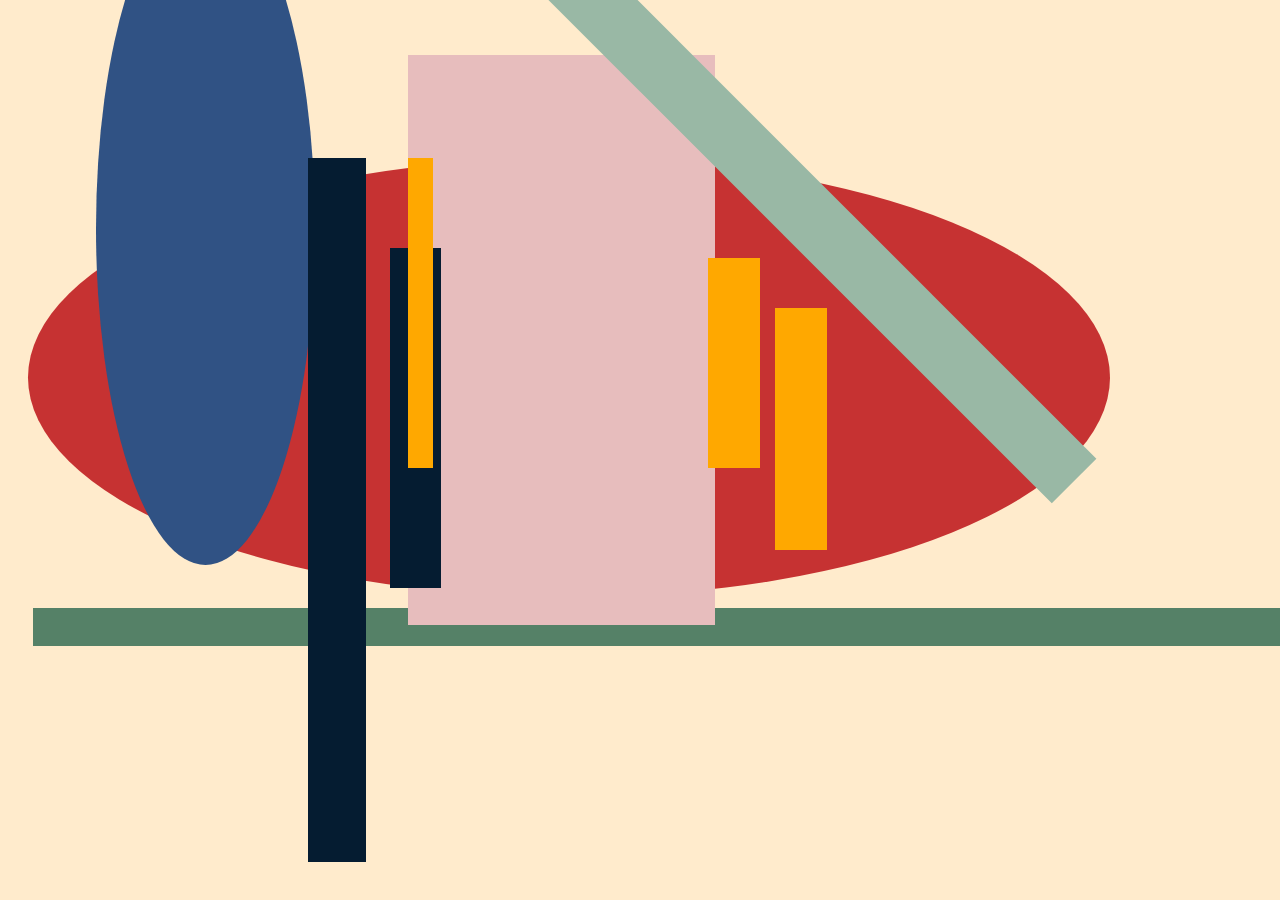
<file: index.html>
<!DOCTYPE html>
<html lang="en" dir="ltr">
  <head>
    <meta charset="utf-8">
    <title>Фу супрематизм</title>
    <link rel="stylesheet" href="css/main.css">
  </head>
  <body>
     <div class="box_1"></div>
     <div class="box_2"></div>
     <div class="box_3"></div>
     <div class="box_4"></div>
     <div class="box_5"></div>
     <div class="box_6"></div>
     <div class="oval_1"></div>
     <div class="oval_2"></div>
     <div class="line_1"></div>
     <div class="line_2"></div>
  </body>
</html>
</file>
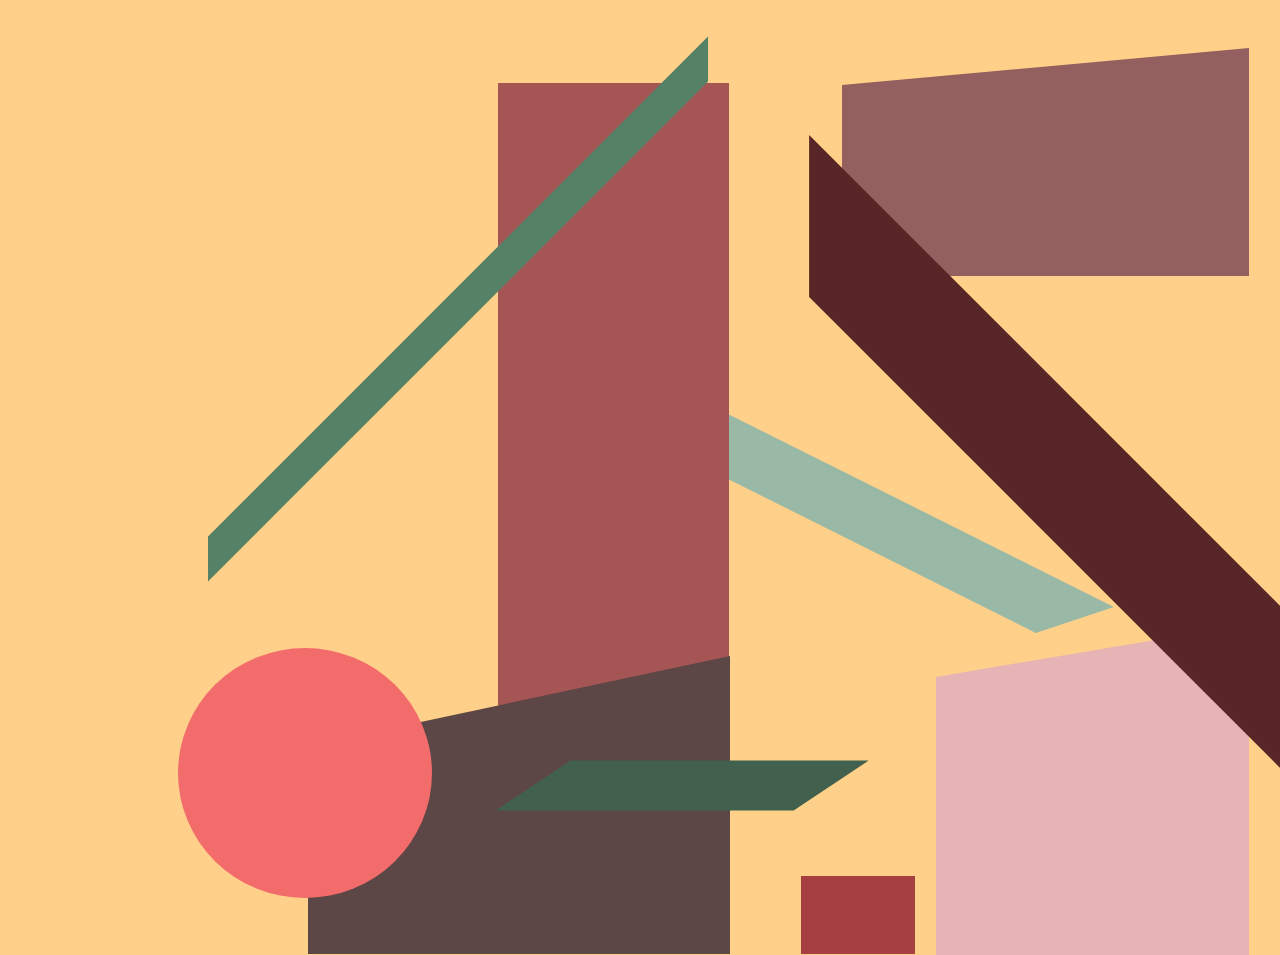
<file: new_dz.html>
<!DOCTYPE html>
<html lang="en" dir="ltr">
  <head>
    <meta charset="utf-8">
    <title>JSuprematism</title>
    <link rel="stylesheet" href="css/style.css">
    <script src="js/anime.min.js"></script>
  </head>
  <body>
    <div id="J" class="box"></div>
    <div id="A" class="triangle"></div>
    <div id="V" class="circle"></div>
    <div id="a" class="triangle1"></div>
    <div id="S" class="triangle2"></div>
    <div id="C" class="box1"></div>
    <div id="R" class="box2"></div>
    <div id="I" class="line2"></div>
    <div id="P" class="line"></div>
    <div id="T" class="line1"></div>
    <script scr="js/style.js"></script>
  </body>
</html>
</file>
<file: css/main.css>
body {
  background-color: #FFEBCC;
  overflow-x: hidden;
  overflow-y: hidden;
}

.box_1 {
  position: absolute;
  background: #E7BDBD;
  width: 307px;
  height: 570px;
  transform: translate(400px, 47px);
}

.box_2 {
  position: absolute;
  background: #051C31;
  width: 58px;
  height: 704px;
  transform: translate(300px, 150px);
}

.box_3 {
  position: absolute;
  background: #051C31;
  width: 51px;
  height: 340px;
  transform: translate(382px, 240px);
}

.box_4 {
  position: absolute;
  background: #FFA800;
  width: 52px;
  height: 242px;
  transform: translate(767px, 300px);
}

.box_5 {
  position: absolute;
  background: #FFA800;
  width: 52px;
  height: 210px;
  transform: translate(700px, 250px);
}

.box_6 {
  position: absolute;
  background: #FFA800;
  width: 25px;
  height: 310px;
  transform: translate(400px, 150px);
}

.oval_1 {
  position: absolute;
  z-index: -1;
  background: #C63232;
  width: 1082px;
  height: 439px;
  border-radius: 50%;
  transform: translate(20px, 150px);
}

.oval_2 {
  position: absolute;
  z-index: -1;
  background: #305284;
  width: 219.04px;
  height: 672.64px;
  border-radius: 105%;
  transform: translate(88px, -116px);
}


.line_1 {
  position: absolute;
  background: #99B8A5;
  width: 1249px;
  height: 63px;
  transform: rotateZ(45deg);
}

.line_2 {
  position: absolute;
  background: #558167;
  width: 1414px;
  height: 38px;
  z-index: -1;
  transform: translate(25px, 600px);
}
</file>
<file: css/style.css>
body {
  background-color: #FFD089;
  overflow-x: hidden;
  overflow-y: hidden;
}

.box {
  position: absolute;
  z-index: 1;
  background: #A65555;
  width: 231px;
  height: 663px;
  transform: translate(490px, 75px);
}

.triangle {
  position: absolute;
  z-index: 1;
  width: -36.05px;
  height: 208.42px;
  border-top: 90px solid transparent;
  border-right: 422px solid #5C4646;
  border-bottom: -26px solid transparent;
  transform: translate(300px, 648px);
}

.circle {
  position: absolute;
  z-index: 1;
  background: #F36C6C;
  width: 254px;
  height: 250px;
  border-radius: 50%;
  transform: translate(170px, 640px);
}

.triangle1 {
  position: absolute;
  z-index: 1;
  width: 574px;
  height: 191px;
  transform: translate(260px, 40px);
  border-top: 37px solid transparent;
  border-right: 407px solid #935F5F;
}

.triangle2 {
  position: absolute;
  z-index: 1;
  width: 551.65px;
  height: -18px;
  transform: translate(376px, 616px);
  border-top: 53px solid transparent;
  border-right: 313px solid #E6B4B4;
  height: 278px;
}

.box1 {
  position: absolute;
  z-index: 1;
  background: #582626;
  width: 81px;
  height: 488.71px;
  transform: matrix(0, 2, 1, 1, 1005, 208);
}

.box2 {
  position: absolute;
  z-index: 1;
  background: #A64040;
  width: 114px;
  height: 77.65px;
  transform: translate(793px, 868px);
}

.line {
  position: absolute;
  z-index: 2;
  background: #558167;
  width: 500.23px;
  height: 45.35px;
  transform: matrix(1, -1, 0, -1, 200, 278);
}

.line1 {
  position: absolute;
  z-index: -1;
  background: #99B8A5;
  width: 218.25px;
  height: 25.97px;
  transform: matrix(2, 1, -3, 1, 740, 490);
}

.line2 {
  position: absolute;
  z-index: 2;
  background: #41614E;
  width: 149.49px;
  height: 24.97px;
  transform: matrix(2, 0, -3, 2, 600, 765);
}
</file>
